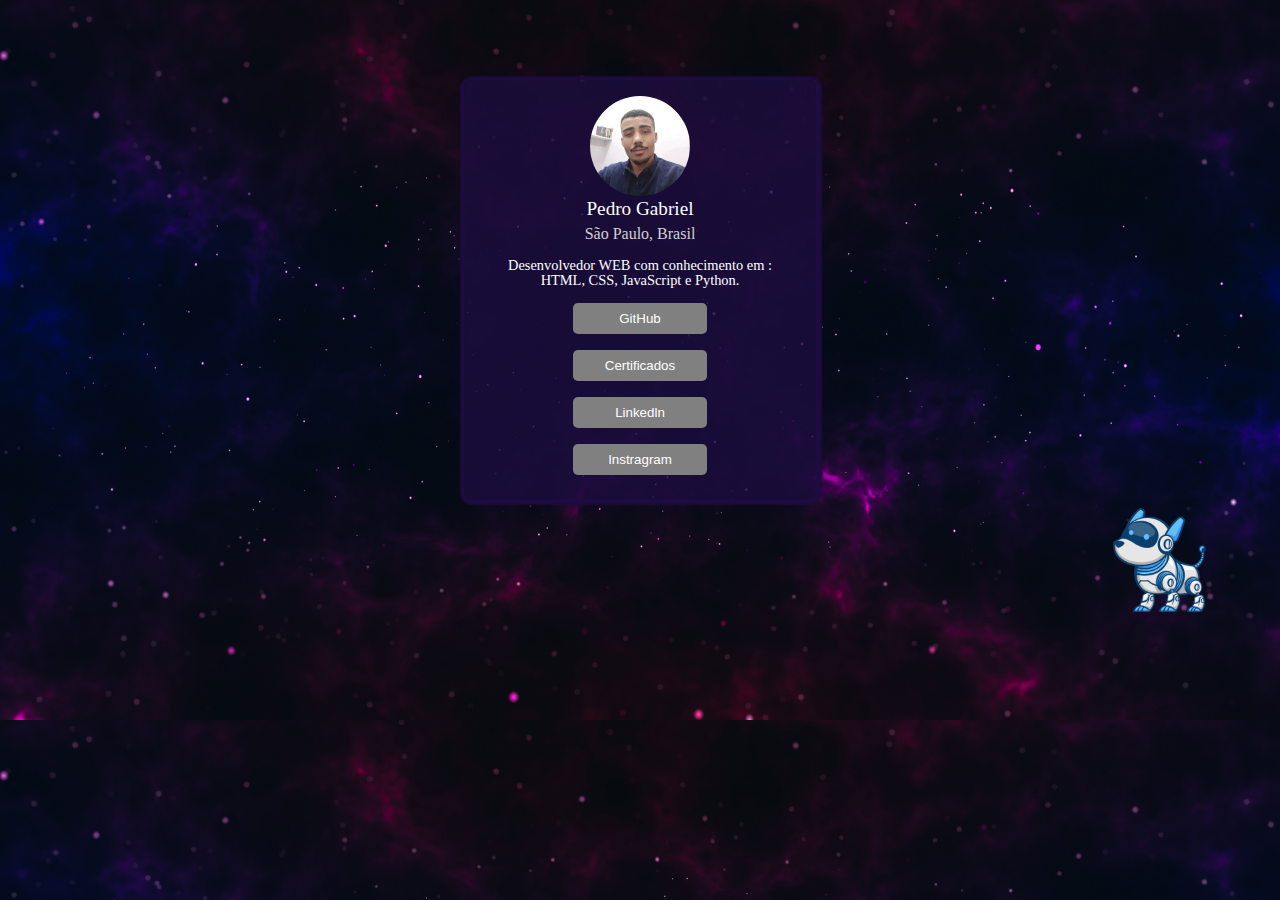
<file: index.html>
<!DOCTYPE html>
<html lang="pt-br">
<head>
    <meta charset="UTF-8">
    <meta name="viewport" content="width=device-width, initial-scale=1.0">
    <link rel="stylesheet" href="./css/reset.css">
    <link rel="stylesheet" href="./css/styles.css">
    <title>Profile Links</title>
</head>
<body>
    <main>
        <section class="card">
            <section class="img-perfil">
                <img src="./assets/profile-pic.jpg" alt="foto de perfil">
            </section>
            <section class="about">
                <h1>Pedro Gabriel</h1>
                <h2>São Paulo, Brasil</h2>
                <div class="about-me">
                    <p>Desenvolvedor WEB com conhecimento em :</p>
                    <p>HTML, CSS, JavaScript e Python.</p>
                </div>    
            </section>
            <section class="links">
                <ul>
                <li><a href="https://github.com/Phfoxx"><button>GitHub</button></a></li>
                <li><a href="./certificados.html"><button>Certificados</button></a></li>
                <li><a href="https://www.linkedin.com/in/pedro-gabriel-03a889204/"><button>Linkedln</button></a></li>
                <li><a href=""><button>Instragram</button></a></li>
                </ul>
            </section>
        </section>        
    </main>
</body>
</html>
</file>
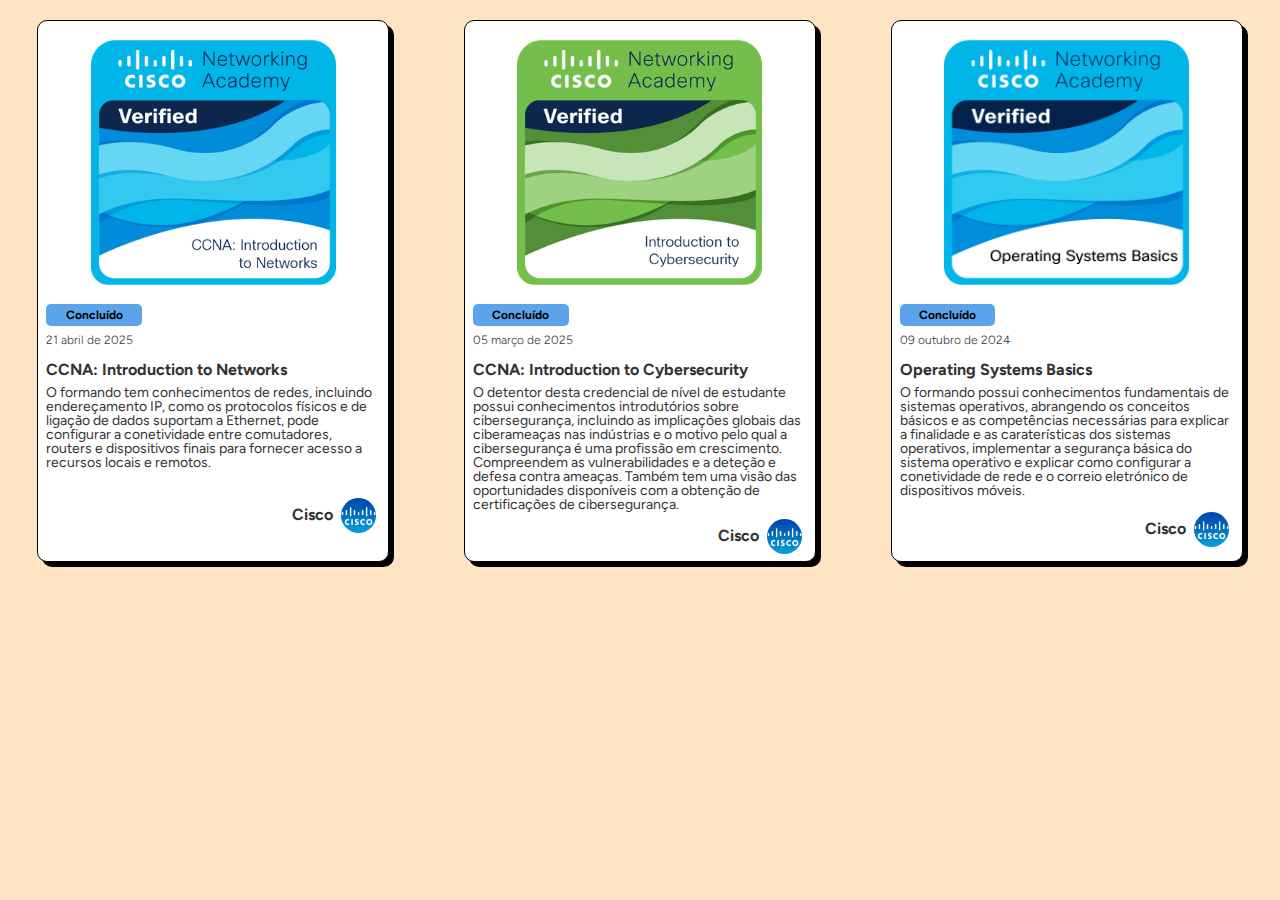
<file: certificados.html>
<!DOCTYPE html>
<html lang="pt-br">
<head>
    <meta charset="UTF-8">
    <meta name="viewport" content="width=device-width, initial-scale=1.0">
    <link rel="stylesheet" href="./css/reset.css">
    <link rel="stylesheet" href="./css/styles-page-certificates.css">
    <title>Projetos</title>
</head>
<body>
    <a href="https://www.credly.com/badges/1f4a8261-d0d2-4793-8dd6-39be3a130e84/linked_in_profile">
        <section class="card">
            <div class="img-curso">
                <img src="./assets/CCNAITN__1_.png" alt="Imagem Curso Cisco">
            </div>
            <div class="text">
                <!--Status-->
                <h3>Concluído</h3>
                <!--Data de conclusão. Se em andamento colocar= Em andamento-->
                <p class="conclusion">21 abril de 2025</p>
                <!--Nome do curso-->
                <h2>CCNA: Introduction to Networks</h2>
                <!--Descrisão sobre o curso-->
                <p class="description">O formando tem conhecimentos de redes, incluindo endereçamento IP, como os protocolos físicos e de ligação de dados suportam a Ethernet, pode configurar a conetividade entre comutadores, routers e dispositivos finais para fornecer acesso a recursos locais e remotos.</p>
            </div>
            <!--Institução de ensino com Imagem-->
            <div class="institution">
                <h2>Cisco</h2>
                <img src="./assets/img-cisco.jpg" alt="Imagem Curso Cisco">
            </div>
        </section>
    </a>

    <a href="https://www.credly.com/badges/a4237145-8be0-46c7-bbeb-363df222a0cc/linked_in_profile">
        <section class="card">
            <div class="img-curso">
                <img src='./assets/cybersecurity.png' alt="Imagem Curso Cisco">
            </div>
            <div class="text">
                <!--Status-->
                <h3>Concluído</h3>
                <!--Data de conclusão. Se em andamento colocar= Em andamento-->
                <p class="conclusion">05 março de 2025</p>
                <!--Nome do curso-->
                <h2>CCNA: Introduction to Cybersecurity</h2>
                <!--Descrisão sobre o curso-->
                <p class="description"> O detentor desta credencial de nível de estudante possui conhecimentos introdutórios sobre cibersegurança, incluindo as implicações globais das ciberameaças nas indústrias e o motivo pelo qual a cibersegurança é uma profissão em crescimento. Compreendem as vulnerabilidades e a deteção e defesa contra ameaças. Também tem uma visão das oportunidades disponíveis com a obtenção de certificações de cibersegurança.</p>
            </div>
            <!--Institução de ensino com Imagem-->
            <div class="institution">
                <h2>Cisco</h2>
                <img src="./assets/img-cisco.jpg" alt="Imagem Curso Cisco">
            </div>
        </section>
    </a>

    <a href="https://www.credly.com/badges/a498f145-b608-413b-b7c4-2eb0ab6e7b54/linked_in_profile">
        <section class="card">
            <div class="img-curso">
                <img src="./assets/os.png" alt="Imagem Curso Cisco">
            </div>
            <div class="text">
                <!--Status-->
                <h3>Concluído</h3>
                <!--Data de conclusão. Se em andamento colocar= Em andamento-->
                <p class="conclusion">09 outubro de 2024</p>
                <!--Nome do curso-->
                <h2>Operating Systems Basics</h2>
                <!--Descrisão sobre o curso-->
                <p class="description">O formando possui conhecimentos fundamentais de sistemas operativos, abrangendo os conceitos básicos e as competências necessárias para explicar a finalidade e as caraterísticas dos sistemas operativos, implementar a segurança básica do sistema operativo e explicar como configurar a conetividade de rede e o correio eletrónico de dispositivos móveis.</p>
            </div>
            <!--Institução de ensino com Imagem-->
            <div class="institution">
                <h2>Cisco</h2>
                <img src="./assets/img-cisco.jpg" alt="Imagem Curso Cisco">
            </div>
        </section>
    </a>
</body>
</html>
</file>
<file: css/styles.css>
body {

    background-image: url(../assets/plano-de-fundo.png);
    background-size: cover
}


.card {
    width: 25%;
    height: 50%;
    background-color: rgb(28 12 63/ 80%); /* 50% transparent */
    box-shadow: 1px 1px 2px 5px #1c0c3f;
    border-radius: 8px;
    padding: 1rem;
    margin: 5rem auto;
    display: flex;
    flex-direction: column;
    align-items: center;
    text-align: center;
    justify-content: space-around;
}
 
.card h1 {
    color: #fff;
    font-size: 1.2rem;
}

.card h2 {
    padding: 0.5rem 0rem;
    color: #D1D1D1;
    font-size: 1rem;
}   

.about {
    display: flex;
    flex-direction: column;
    align-items: center;
    justify-content: center;
}


.about-me {
    align-items: center;
    margin: 0.5rem 0;
    width: 100%;
    height: auto;
}

.card p {
    color: #fff;
    font-size: 0.9rem;
}

.img-perfil img{
    border-radius: 50%;
    width: 50%;
    height: auto;
}

.links button {
    border: none;
    padding: 0.5rem 2rem 0.5rem; 
    background-color: gray;
    color: #fff;
    list-style: none;
    margin: 0.5rem 0;
    border-radius: 5px;
    width: 100%;
}

.links button:hover {
    background-color: #460259;
}

.links li a {
    text-decoration: none;
    color: #fff;
    transition: color 0.3s ease;
}
</file>
<file: css/styles-page-certificates.css>
@import url('https://fonts.googleapis.com/css2?family=Cabn:ital,wght@0,400..700;1,400..700&family=Figtree:ital,wght@0,300..900;1,300..900&family=Open+Sans:ital,wght@0,300..800;1,300..800&display=swap');

body {
    font-family: "figtree", sans-serif;
    display: flex;
    flex-direction: row;
    justify-content: space-around;
    background-color: bisque;
}

a {
    text-decoration: none;
    color: black;
}

a:visited {
    color: black;
    text-decoration: none;
}


.card:hover {
    transform: scale(1.05);
    transition: transform 0.3s ease-in-out;
}
.card {
    display: flex;
    flex-direction: column; 
    width: 350px;
    height: 540px;
    background-color: white;
    margin: auto;
    margin-top: 20px;
    border: 1px solid black;
    border-radius: 10px;
    box-shadow: 5px 5px 0px black;


}

.img-curso {
    display: flex;
    justify-content: center;
    width: 100%;
    height: auto;
    align-items: center;
}

.img-curso img {
    padding: 1.2rem 0;
    width: 70%;
    height: auto;
    border-radius: 10px 10px 0 0;
}

.text {
    width: 100%;
    margin-left: 0.5rem;
}

h3 {
    width: 20%;
    background-color: #5BA3EB;
    padding: 0.3rem 0.8rem;
    font-size: 12px;
    color: black;
    border-radius: 5px;
    text-align: center;
    font-weight: 700;
    font-style: bold;
}

.conclusion {
    font-size: 12px;
    color: #333;
    margin: 0.5rem 0rem;
    font-weight: 300;
    font-style: light;
}

h2 {
    font-weight: 700;
    font-style: bold;
    font-size: 16px;
    color: #333;
    padding: 0.5rem 0;
}

.description {
    width: 95%;
    font-size: 14px;
    color: #333;
}


.institution {
    display: flex;
    justify-content: end;
    width: 100%;
    height: 200px;
    font-weight: 700;
    font-style: bold;
    align-items: center;
    padding-right: 2rem;
}




.institution img {
    width: 10%;
    border-radius: 50%;
    height: auto;
    margin-left: 0.5rem;
    margin-right: 0.8rem;
}
</file>
